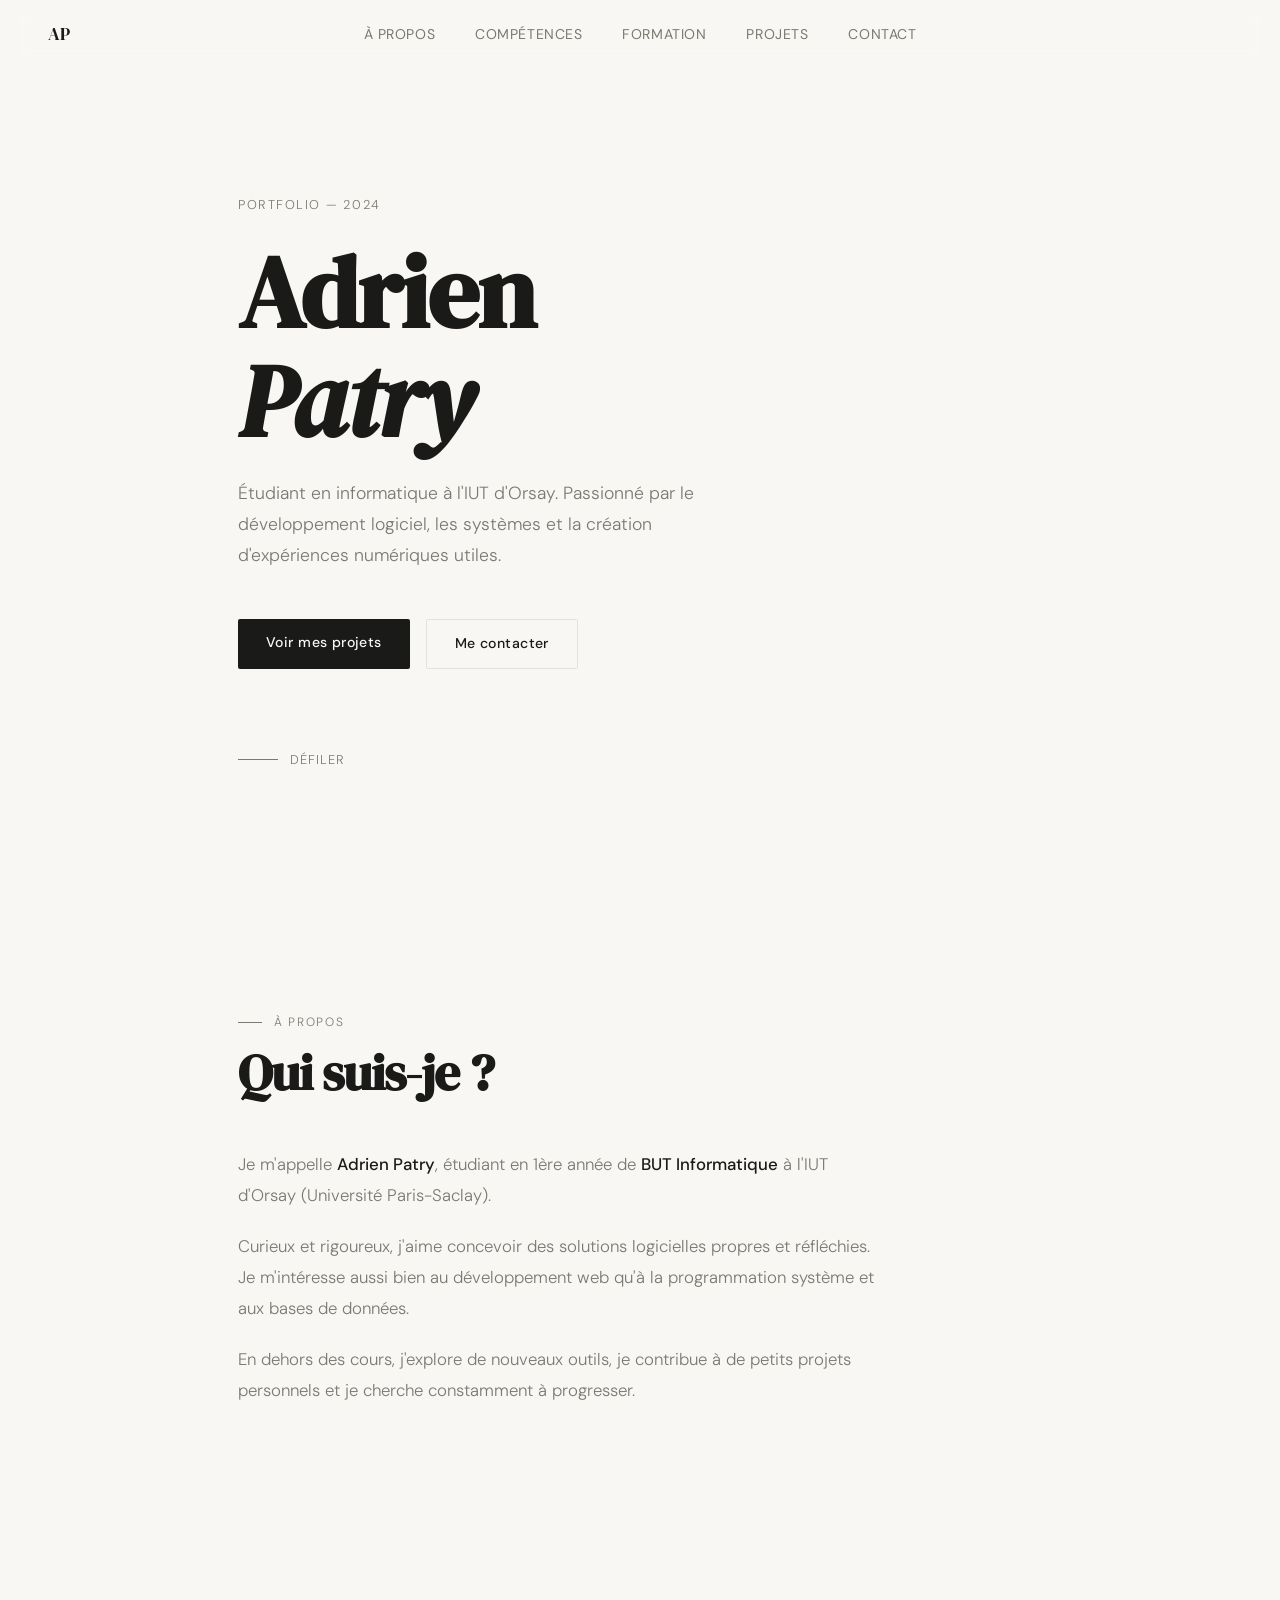
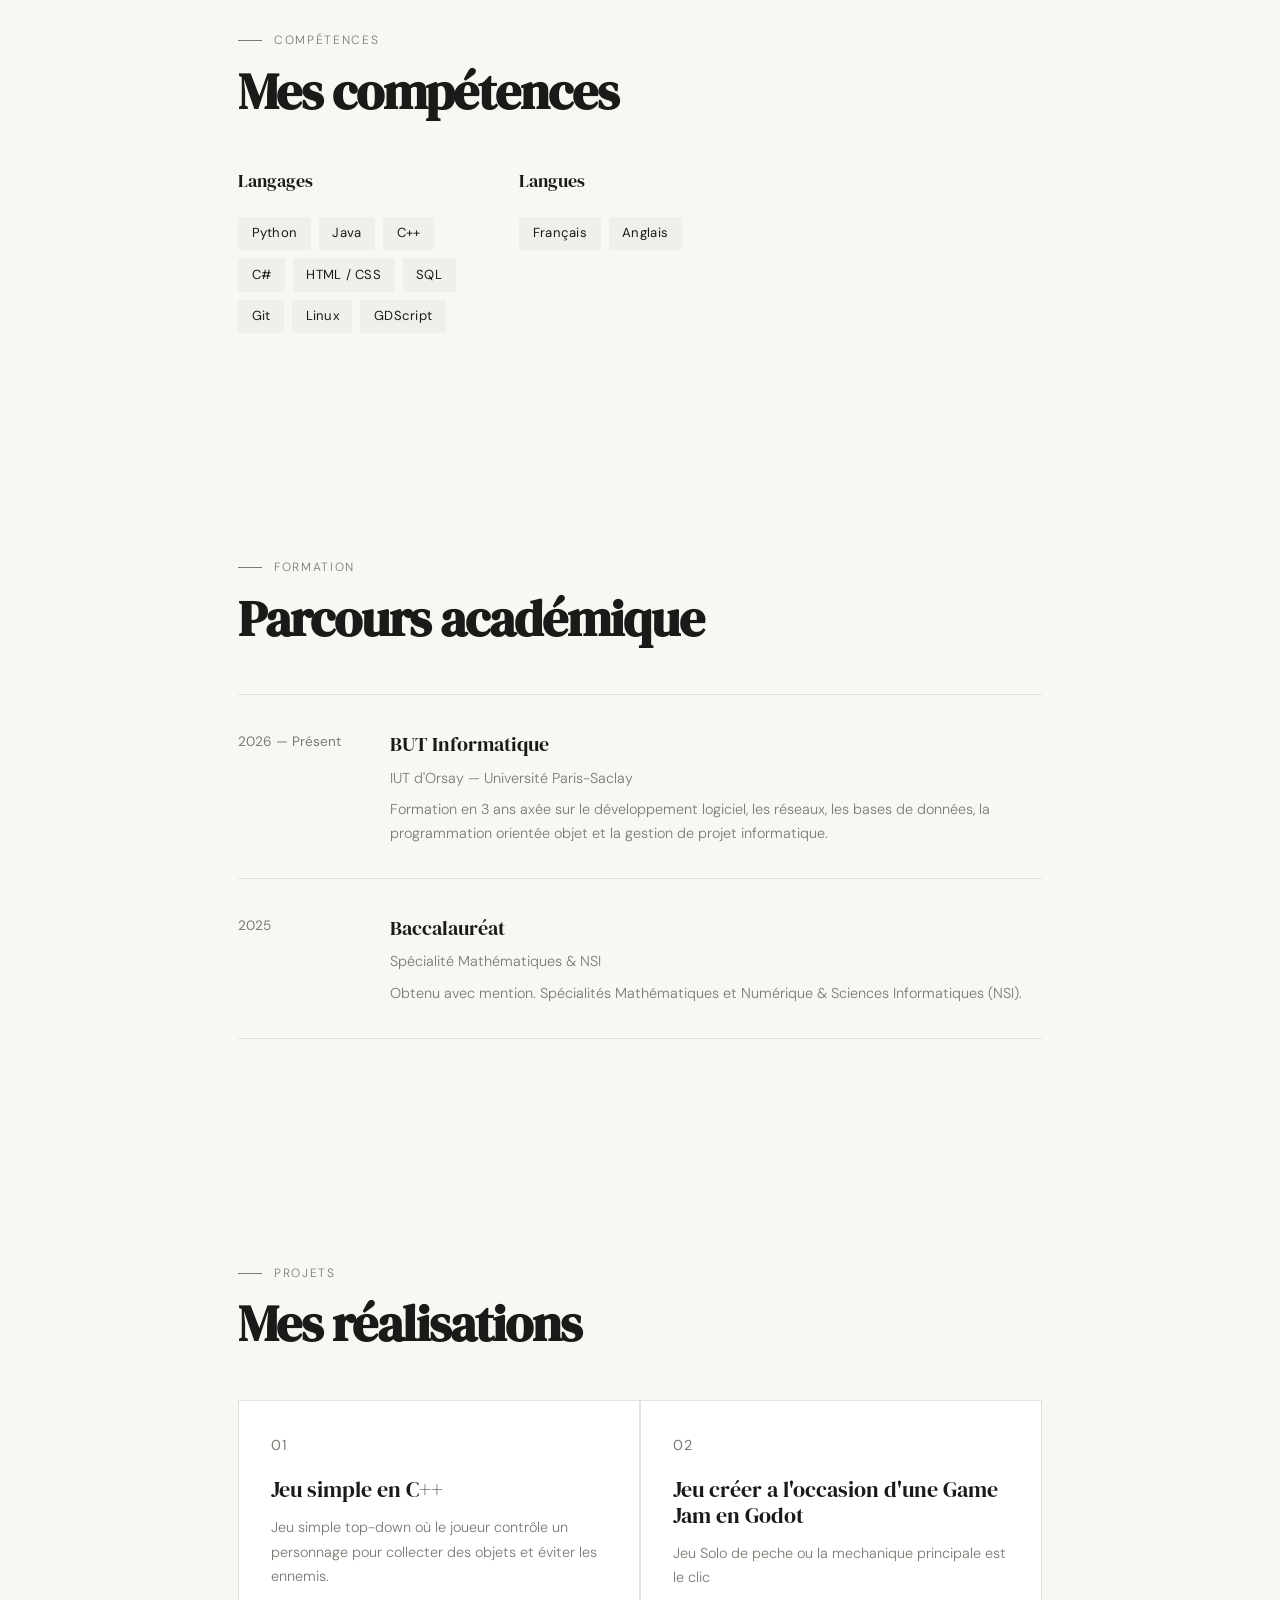
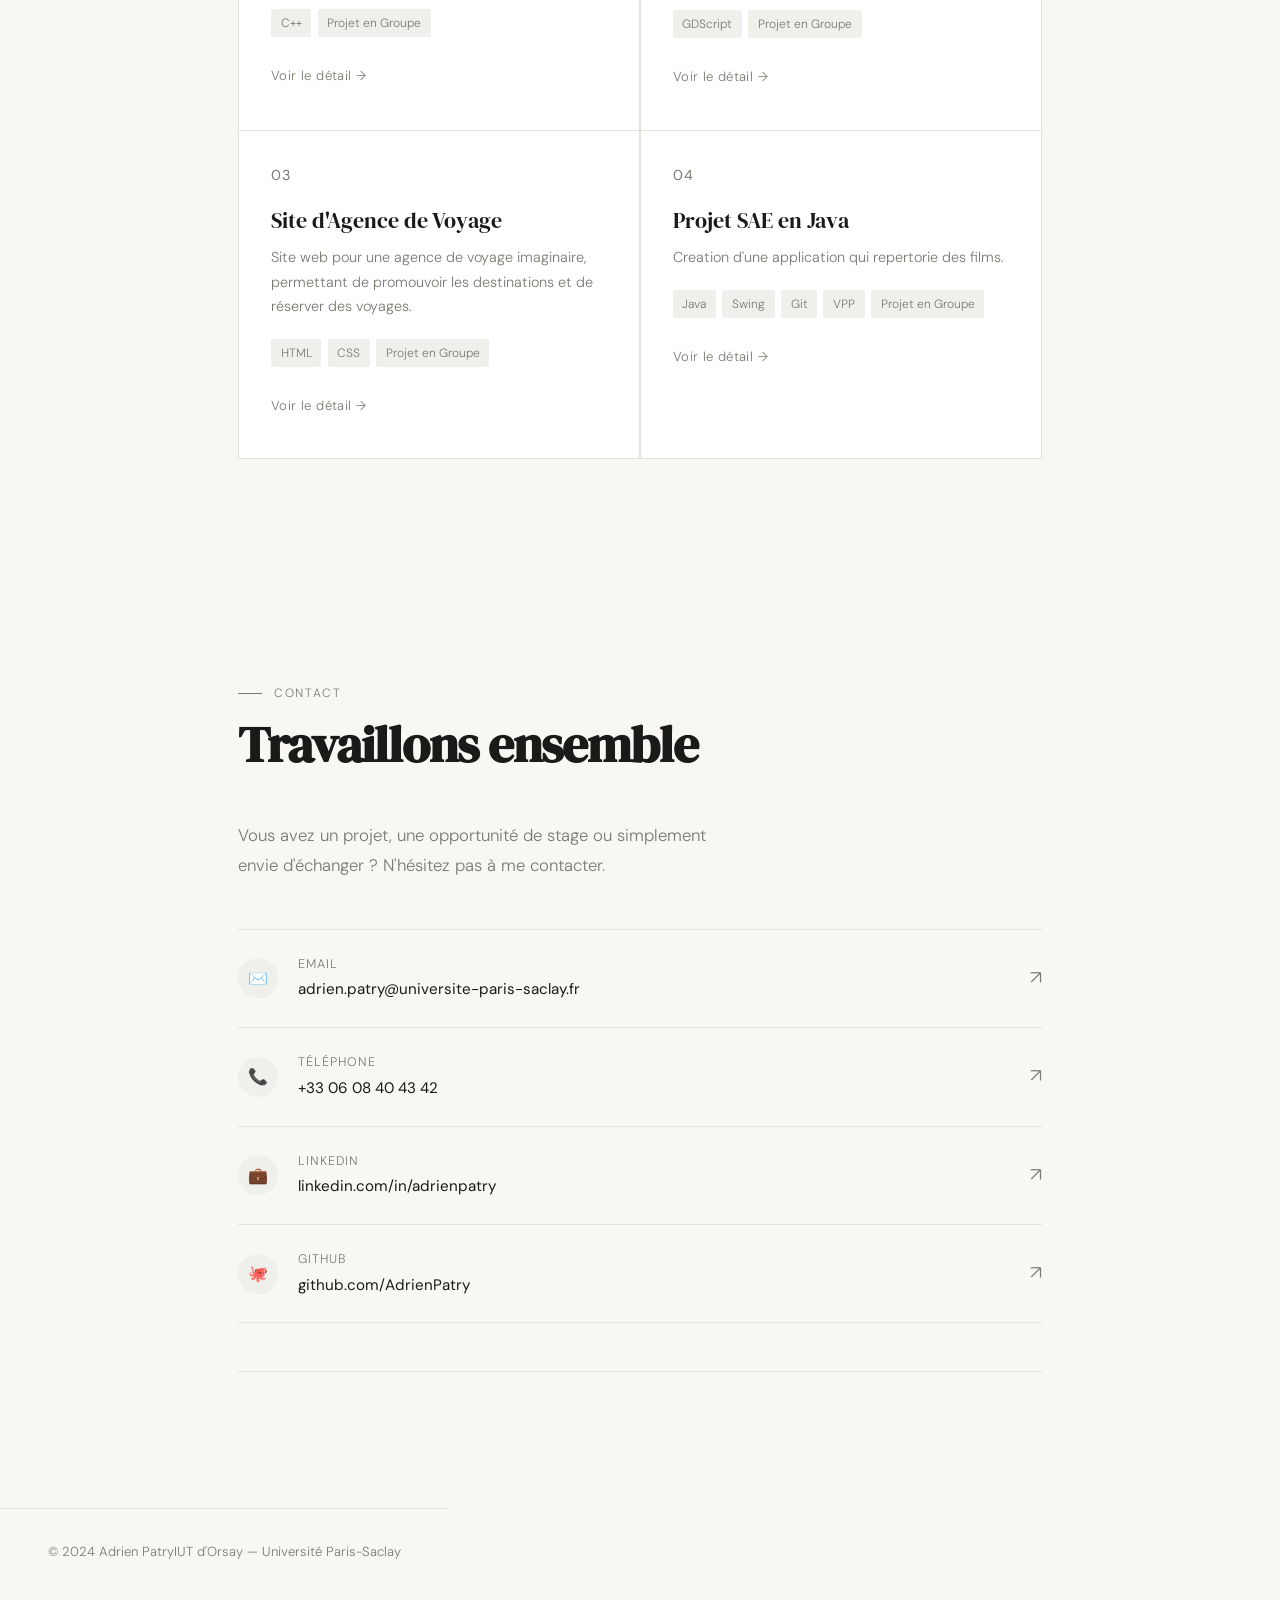
<file: index.html>
<!DOCTYPE html>
<html lang="fr">
<head>
  <meta charset="UTF-8">
  <meta name="viewport" content="width=device-width, initial-scale=1.0">
  <title>Adrien Patry — Portfolio</title>
  <link rel="preconnect" href="https://fonts.googleapis.com">
  <link href="https://fonts.googleapis.com/css2?family=DM+Serif+Display:ital@0;1&family=DM+Sans:wght@300;400;500&display=swap" rel="stylesheet">
  <link rel="stylesheet" href="css/style.css">
  <link rel="icon" type="image/svg+xml" href="favicon.svg">
</head>
<body>

  <!-- NAVIGATION -->
  <nav id="navbar">
    <a href="#hero" class="nav-logo">AP</a>
    <div class="nav-links">
      <a href="#about">À propos</a>
      <a href="#skills">Compétences</a>
      <a href="#formation">Formation</a>
      <a href="#projets">Projets</a>
      <a href="#contact">Contact</a>
    </div>
  </nav>

  <!-- HERO -->
  <section id="hero">
    <p class="hero-label">Portfolio — 2024</p>
    <h1 class="hero-title">Adrien<br><em>Patry</em></h1>
    <p class="hero-desc">Étudiant en informatique à l'IUT d'Orsay. Passionné par le développement logiciel, les systèmes et la création d'expériences numériques utiles.</p>
    <div class="hero-cta">
      <a href="#projets" class="btn btn-primary">Voir mes projets</a>
      <a href="#contact" class="btn btn-secondary">Me contacter</a>
    </div>
    <div class="hero-scroll">
      <span class="scroll-line"></span>
      Défiler
    </div>
  </section>

  <!-- À PROPOS -->
  <section id="about">
    <div class="reveal">
      <p class="section-label">À propos</p>
      <h2 class="section-title">Qui suis-je ?</h2>
    </div>
    <div class="about-text reveal reveal-delay-1">
      <p>Je m'appelle <strong>Adrien Patry</strong>, étudiant en 1ère année de <strong>BUT Informatique</strong> à l'IUT d'Orsay (Université Paris-Saclay).</p>
      <p>Curieux et rigoureux, j'aime concevoir des solutions logicielles propres et réfléchies. Je m'intéresse aussi bien au développement web qu'à la programmation système et aux bases de données.</p>
      <p>En dehors des cours, j'explore de nouveaux outils, je contribue à de petits projets personnels et je cherche constamment à progresser.</p>
    </div>
  </section>

  <!-- COMPÉTENCES -->
  <section id="skills">
    <div class="reveal">
      <p class="section-label">Compétences</p>
      <h2 class="section-title">Mes compétences</h2>
    </div>
    <div class="skills-grid">
      <div class="skills-category reveal reveal-delay-1">
        <h3>Langages</h3>
        <div class="skills-list">
          <span class="skill-tag">Python</span>
          <span class="skill-tag">Java</span>
          <span class="skill-tag">C++</span>
          <span class="skill-tag">C#</span>
          <span class="skill-tag">HTML / CSS</span>
          <span class="skill-tag">SQL</span>
          <span class="skill-tag">Git</span>
          <span class="skill-tag">Linux</span>
          <span class="skill-tag">GDScript</span>
        </div>
      </div>
      <div class="skills-category reveal reveal-delay-3">
        <h3>Langues</h3>
        <div class="skills-list">
          <span class="skill-tag">Français</span>
          <span class="skill-tag">Anglais</span>
        </div>
      </div>
    </div>
  </section>

  <!-- FORMATION -->
  <section id="formation">
    <div class="reveal">
      <p class="section-label">Formation</p>
      <h2 class="section-title">Parcours académique</h2>
    </div>
    <div class="formation-list">
      <div class="formation-item reveal reveal-delay-1">
        <div class="formation-year">2026 — Présent</div>
        <div class="formation-info">
          <h3>BUT Informatique</h3>
          <p class="school">IUT d'Orsay — Université Paris-Saclay</p>
          <p>Formation en 3 ans axée sur le développement logiciel, les réseaux, les bases de données, la programmation orientée objet et la gestion de projet informatique.</p>
        </div>
      </div>
      <div class="formation-item reveal reveal-delay-2">
        <div class="formation-year">2025</div>
        <div class="formation-info">
          <h3>Baccalauréat</h3>
          <p class="school">Spécialité Mathématiques & NSI</p>
          <p>Obtenu avec mention. Spécialités Mathématiques et Numérique & Sciences Informatiques (NSI).</p>
        </div>
      </div>
    </div>
  </section>

  <!-- PROJETS -->
  <section id="projets">
    <div class="reveal">
      <p class="section-label">Projets</p>
      <h2 class="section-title">Mes réalisations</h2>
    </div>
    <div class="projects-grid reveal">

      <div class="project-card" onclick="openModal('modal-01')">
        <p class="project-num">01</p>
        <h3>Jeu simple en C++</h3>
        <p>Jeu simple top-down où le joueur contrôle un personnage pour collecter des objets et éviter les ennemis.</p>
        <div class="project-tags">
          <span class="project-tag">C++</span>
          <span class="project-tag">Projet en Groupe</span>
        </div>
        <span class="project-cta">Voir le détail →</span>
      </div>

      <div class="project-card" onclick="openModal('modal-02')">
        <p class="project-num">02</p>
        <h3>Jeu créer a l'occasion d'une Game Jam en Godot</h3>
        <p>Jeu Solo de peche ou la mechanique principale est le clic</p>
        <div class="project-tags">
          <span class="project-tag">GDScript</span>
          <span class="project-tag">Projet en Groupe</span>
        </div>
        <span class="project-cta">Voir le détail →</span>
      </div>

      <div class="project-card" onclick="openModal('modal-03')">
        <p class="project-num">03</p>
        <h3>Site d'Agence de Voyage</h3>
        <p>Site web pour une agence de voyage imaginaire, permettant de promouvoir les destinations et de réserver des voyages.</p>
        <div class="project-tags">
          <span class="project-tag">HTML</span>
          <span class="project-tag">CSS</span>
          <span class="project-tag">Projet en Groupe</span>
        </div>
        <span class="project-cta">Voir le détail →</span>
      </div>

      <div class ="project-card" onclick = "openModal('modal-04')">
        <p class="project-num">04</p>
        <h3>Projet SAE en Java</h3>
        <p>Creation d'une application qui repertorie des films.</p>
        <div class="project-tags">
          <span class="project-tag">Java</span>
          <span class="project-tag">Swing</span>
          <span class="project-tag">Git</span>
          <span class="project-tag">VPP</span>
          <span class="project-tag">Projet en Groupe</span>
        </div>
        <span class="project-cta">Voir le détail →</span>
      </div>
    </div>
  </section>

  <!-- CONTACT -->
  <section id="contact">
    <div class="reveal">
      <p class="section-label">Contact</p>
      <h2 class="section-title">Travaillons ensemble</h2>
    </div>
    <p class="contact-intro reveal">Vous avez un projet, une opportunité de stage ou simplement envie d'échanger ? N'hésitez pas à me contacter.</p>
    <div class="contact-list">
      <a href="mailto:adrien.patry@universite-paris-saclay.fr" class="contact-item reveal reveal-delay-1">
        <div class="contact-item-left">
          <div class="contact-icon">✉️</div>
          <div>
            <p class="contact-label">Email</p>
            <p class="contact-value">adrien.patry@universite-paris-saclay.fr</p>
          </div>
        </div>
        <span class="contact-arrow">↗</span>
      </a>
      <a href="tel:+330608404342" class="contact-item reveal reveal-delay-2">
        <div class="contact-item-left">
          <div class="contact-icon">📞</div>
          <div>
            <p class="contact-label">Téléphone</p>
            <p class="contact-value">+33 06 08 40 43 42</p>
          </div>
        </div>
        <span class="contact-arrow">↗</span>
      </a>
      <a href="https://linkedin.com/in/adrien-patry-541b37384" target="_blank" class="contact-item reveal reveal-delay-3">
        <div class="contact-item-left">
          <div class="contact-icon">💼</div>
          <div>
            <p class="contact-label">LinkedIn</p>
            <p class="contact-value">linkedin.com/in/adrienpatry</p>
          </div>
        </div>
        <span class="contact-arrow">↗</span>
      </a>
      <a href="https://github.com/AdrienPatry" target="_blank" class="contact-item reveal reveal-delay-4">
        <div class="contact-item-left">
          <div class="contact-icon">🐙</div>
          <div>
            <p class="contact-label">GitHub</p>
            <p class="contact-value">github.com/AdrienPatry</p>
          </div>
        </div>
        <span class="contact-arrow">↗</span>
    </div>
  </section>

  <!-- FOOTER -->
  <footer>
    <span>© 2024 Adrien Patry</span>
    <span>IUT d'Orsay — Université Paris-Saclay</span>
  </footer>

  <!-- ==============================
       MODALES PROJETS
       ============================== -->

  <div class="modal-overlay" id="modal-01" onclick="closeModalOutside(event, 'modal-01')">
    <div class="modal">
      <button class="modal-close" onclick="closeModal('modal-01')">✕</button>
      <p class="modal-num">01</p>
      <h2 class="modal-title">Jeu simple en C++</h2>
      <div class="modal-tags">
        <span class="project-tag">C++</span>
        <span class="project-tag">Projet en Groupe</span>
      </div>
      <p class="modal-desc">Jeu simple top-down où le joueur contrôle un personnage pour collecter des objets et éviter les ennemis. Pour gagner, il faut que le joueur collecte l'ensemble des pièces sans se faire toucher.</p>
      <ul class="modal-features">
        <li>Contrôle du personnage avec les touches directionnelles</li>
        <li>Collecte d'objets et évitement des ennemis</li>
      </ul>
      <div class="modal-actions">
        <a href="https://github.com/AdrienPatry/ProjetCS1.git" target="_blank" class="btn btn-primary">Voir sur GitHub</a>
      </div>
    </div>
  </div>

  <div class="modal-overlay" id="modal-02" onclick="closeModalOutside(event, 'modal-02')">
    <div class="modal">
      <button class="modal-close" onclick="closeModal('modal-02')">✕</button>
      <p class="modal-num">02</p>
      <h2 class="modal-title">Jeu créer a l'occasion d'une Game Jam en Godot</h2>
      <div class="modal-tags">
        <span class="project-tag">GDScript</span>
        <span class="project-tag">Projet en Groupe</span>
      </div>
      <p class="modal-desc">Jeu solo de pêche où la mécanique principale est le clic. Vous pouvez pêcher et il faut cliquer au bon moment pour attraper les poissons qui ont plusieurs raretés allant de commun à legendaire. Vous pouvez également acheter de meilleur canne à pêche qui augmentent vos chances d'avoir de meilleurs poissons.</p>
      <ul class="modal-features">
        <li>Mécanique de pêche basée sur le clic</li>
        <li>Différents types de poissons avec des raretés variées</li>
        <li>Système de progression avec achat de cannes à pêche améliorées</li>
        <li>Systeme de Shop</li>
      </ul>
      <div class="modal-actions">
        <a href="" target="_blank" class="btn btn-primary">Voir sur GitHub</a>
      </div>
    </div>
  </div>

  <div class="modal-overlay" id="modal-03" onclick="closeModalOutside(event, 'modal-03')">
    <div class="modal">
      <button class="modal-close" onclick="closeModal('modal-03')">✕</button>
      <p class="modal-num">03</p>
      <h2 class="modal-title">Site d'Agence de Voyage</h2>
      <div class="modal-tags">
        <span class="project-tag">HTML</span>
        <span class="project-tag">CSS</span>
        <span class="project-tag">Projet en Groupe</span>
      </div>
      <p class="modal-desc">Site web pour une agence de voyage imaginaire, permettant de promouvoir les destinations et de réserver des voyages. Il a été réalisé dans le cadre d'un projet lors de mes études. Le site promonvoit une agence qui propose des voyages dans des pays normalement difficile d'accès.</p>
      <ul class="modal-features">
        <li>Design responsive</li>
        <li>Pages détaillées pour chaque destination</li>
        <li>Système de réservation intégré</li>
      </ul>
      <div class="modal-actions">
        <a href="" target="_blank" class="btn btn-primary">Voir sur GitHub</a>
      </div>
    </div>
  </div>

  <div class="modal-overlay" id="modal-04" onclick="closeModalOutside(event, 'modal-04')">
    <div class="modal">
      <button class="modal-close" onclick="closeModal('modal-04')">✕</button>
      <p class="modal-num">04</p>
      <h2 class="modal-title">Projet SAE en Java</h2>
      <div class="modal-tags">
        <span class="project-tag">Java</span>
        <span class="project-tag">Swing</span>
        <span class="project-tag">Git</span>
        <span class="project-tag">VPP</span>
        <span class="project-tag">Projet en Groupe</span>
      </div>
      <p class="modal-desc">Creation d'une application qui repertorie des films. L'application permet d'ajouter des films à une liste, de les supprimer et de les marquer comme vus ou non vus. L'application utilise une interface graphique réalisée avec Swing.</p>
      <ul class="modal-features">
        <li>Interface graphique avec Swing</li>
        <li>Gestion d'une liste de films avec ajout, suppression et marquage comme vu/non vu</li>
      </ul>
      <div class="modal-actions">
        <a href="https://git.iut-orsay.fr/tkiecke/s2-sae-dev-app-gh8" target="_blank" class="btn btn-primary">Voir sur GitLab</a>
      </div>
    </div>
  <script src="js/main.js"></script>
</body>
</html>
</file>
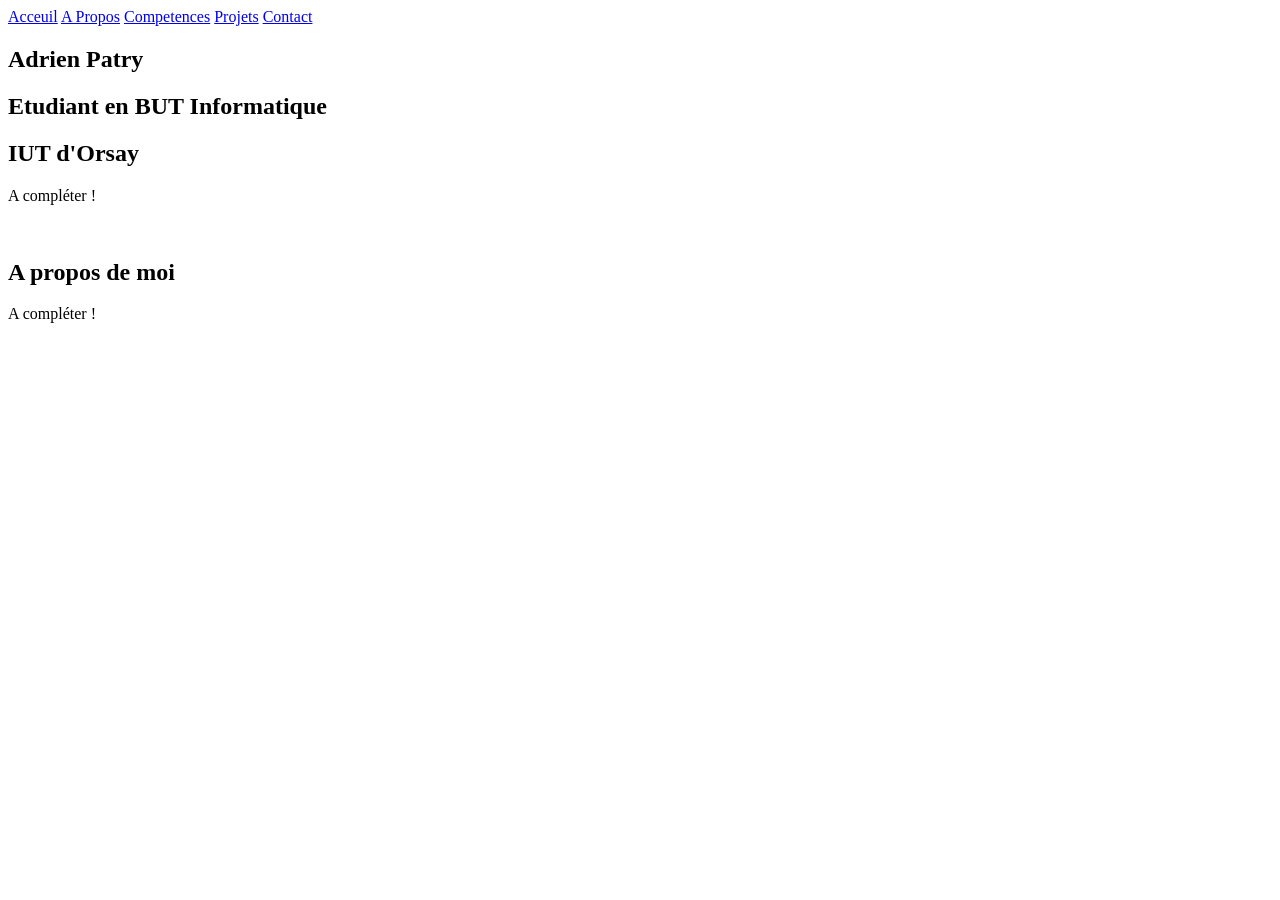
<file: Site/index.html>
<!DOCTYPE html>
<html lang="fr">
<head>
    <meta charset="UTF-8">
    <meta name="viewport" content="width=device-width, initial-scale=1.0">
    <title>Portfolio</title>
</head>
<header>
    <nav>
        <a href="#acceuil">Acceuil</a>
        <a href="#aPropos">A Propos</a>
        <a href="#competences">Competences</a>
        <a href="#projets">Projets</a>
        <a href="#contact">Contact</a>
    </nav>
</header>
<body>
    <section id="acceuil">
        <h1>Adrien Patry</h1>
        <h2>Etudiant en BUT Informatique</h2>
        <h2>IUT d'Orsay</h2>
        <p>A compléter !</p>
        <img href="photoProfil.png"/>
    </section> 
    <section id="aPropos">
        <h1> A propos de moi</h1>
        <p>A compléter !</p>
        <section id="formation">
            <img href=""/>
            <p></p>
        </section>
        <section id="expProfessionelle">
            <img href=""/>
            <p></p>
        </section>
    </section>  
    <section id="competences">
        
    </section>
    <section id="projets">

    </section>
    <section id="contact">

    </section>
</body>
</html>
</file>
<file: css/style.css>
/* ================================
   RESET & VARIABLES
   ================================ */
*, *::before, *::after {
  box-sizing: border-box;
  margin: 0;
  padding: 0;
}

:root {
  --bg: #F8F7F4;
  --surface: #FFFFFF;
  --text: #1A1A18;
  --muted: #7A7A72;
  --border: #E4E2DC;
  --tag-bg: #EFEFEB;
  --serif: 'DM Serif Display', Georgia, serif;
  --sans: 'DM Sans', sans-serif;
}

/* ================================
   BASE
   ================================ */
html { scroll-behavior: smooth; }

body {
  background: var(--bg);
  color: var(--text);
  font-family: var(--sans);
  font-weight: 300;
  line-height: 1.7;
  overflow-x: hidden;
}

/* ================================
   NAVIGATION
   ================================ */
nav {
  position: fixed;
  top: 0; left: 0; right: 0;
  z-index: 100;
  display: flex;
  justify-content: space-between;
  align-items: center;
  padding: 1.25rem 3rem;
  background: rgba(248, 247, 244, 0.88);
  backdrop-filter: blur(12px);
  border-bottom: 1px solid transparent;
  transition: border-color 0.3s;
}

nav.scrolled { border-color: var(--border); }

.nav-logo {
  font-family: var(--serif);
  font-size: 1.1rem;
  letter-spacing: 0.01em;
  text-decoration: none;
  color: var(--text);
  flex-shrink: 0;
}

.nav-links {
  position: absolute;
  left: 50%;
  transform: translateX(-50%);
  display: flex;
  gap: 2.5rem;
}

.nav-links a {
  text-decoration: none;
  color: var(--muted);
  font-size: 0.88rem;
  font-weight: 400;
  letter-spacing: 0.04em;
  text-transform: uppercase;
  transition: color 0.2s;
}

.nav-links a:hover { color: var(--text); }

/* ================================
   SECTIONS (base)
   ================================ */
section {
  padding: 7rem 3rem;
  max-width: 900px;
  margin: 0 auto;
}

.section-label {
  font-size: 0.75rem;
  letter-spacing: 0.14em;
  text-transform: uppercase;
  color: var(--muted);
  margin-bottom: 0.75rem;
  display: flex;
  align-items: center;
  gap: 0.75rem;
}

.section-label::before {
  content: '';
  display: inline-block;
  width: 24px; height: 1px;
  background: var(--muted);
}

.section-title {
  font-family: var(--serif);
  font-size: clamp(2rem, 5vw, 3.2rem);
  line-height: 1.1;
  letter-spacing: -0.02em;
  margin-bottom: 3rem;
}

/* ================================
   HERO
   ================================ */
#hero {
  min-height: 100vh;
  display: flex;
  flex-direction: column;
  justify-content: center;
  padding-top: 8rem;
  padding-bottom: 4rem;
  max-width: 900px;
  margin: 0 auto;
}

.hero-label {
  font-size: 0.8rem;
  letter-spacing: 0.12em;
  text-transform: uppercase;
  color: var(--muted);
  margin-bottom: 1.5rem;
  opacity: 0;
  animation: fadeUp 0.8s 0.2s forwards;
}

.hero-title {
  font-family: var(--serif);
  font-size: clamp(3.5rem, 8vw, 6.5rem);
  line-height: 1.05;
  letter-spacing: -0.02em;
  margin-bottom: 1.5rem;
  opacity: 0;
  animation: fadeUp 0.8s 0.4s forwards;
}

.hero-title em { font-style: italic; }

.hero-desc {
  font-size: 1.1rem;
  color: var(--muted);
  max-width: 520px;
  line-height: 1.75;
  font-weight: 300;
  opacity: 0;
  animation: fadeUp 0.8s 0.6s forwards;
}

.hero-cta {
  margin-top: 3rem;
  display: flex;
  gap: 1rem;
  flex-wrap: wrap;
  opacity: 0;
  animation: fadeUp 0.8s 0.8s forwards;
}

.btn {
  display: inline-block;
  padding: 0.75rem 1.75rem;
  text-decoration: none;
  font-size: 0.88rem;
  font-weight: 500;
  letter-spacing: 0.03em;
  border-radius: 2px;
  transition: all 0.2s;
  cursor: pointer;
  border: none;
  font-family: var(--sans);
}

.btn-primary { background: var(--text); color: var(--bg); }
.btn-primary:hover { background: #333330; }
.btn-secondary { border: 1px solid var(--border); color: var(--text); background: transparent; }
.btn-secondary:hover { border-color: var(--text); }

.hero-scroll {
  margin-top: 5rem;
  display: flex;
  align-items: center;
  gap: 0.75rem;
  color: var(--muted);
  font-size: 0.8rem;
  letter-spacing: 0.08em;
  text-transform: uppercase;
  opacity: 0;
  animation: fadeUp 0.8s 1s forwards;
}

.scroll-line {
  width: 40px; height: 1px;
  background: var(--muted);
  transform-origin: left;
  animation: lineGrow 1.2s 1.2s ease forwards;
  transform: scaleX(0);
}

/* ================================
   À PROPOS
   ================================ */
.about-text p {
  color: var(--muted);
  line-height: 1.85;
  margin-bottom: 1.25rem;
  font-size: 1.05rem;
  max-width: 640px;
}

.about-text p:last-child { margin-bottom: 0; }
.about-text strong { color: var(--text); font-weight: 500; }

/* ================================
   COMPÉTENCES
   ================================ */
.skills-grid {
  display: grid;
  grid-template-columns: repeat(3, 1fr);
  gap: 2.5rem;
}

.skills-category h3 {
  font-family: var(--serif);
  font-size: 1.1rem;
  font-weight: 400;
  margin-bottom: 1.25rem;
}

.skills-list {
  display: flex;
  flex-wrap: wrap;
  gap: 0.5rem;
}

.skill-tag {
  background: var(--tag-bg);
  padding: 0.35rem 0.85rem;
  border-radius: 2px;
  font-size: 0.82rem;
  font-weight: 400;
  color: var(--text);
  letter-spacing: 0.02em;
}

/* ================================
   FORMATION
   ================================ */
.formation-list { display: flex; flex-direction: column; }

.formation-item {
  display: grid;
  grid-template-columns: 120px 1fr;
  gap: 2rem;
  padding: 2rem 0;
  border-bottom: 1px solid var(--border);
}

.formation-item:first-child { border-top: 1px solid var(--border); }

.formation-year {
  font-size: 0.85rem;
  color: var(--muted);
  font-weight: 400;
  padding-top: 0.2rem;
}

.formation-info h3 {
  font-family: var(--serif);
  font-size: 1.25rem;
  font-weight: 400;
  margin-bottom: 0.35rem;
}

.formation-info .school {
  font-size: 0.9rem;
  color: var(--muted);
  margin-bottom: 0.5rem;
}

.formation-info p {
  font-size: 0.9rem;
  color: var(--muted);
  line-height: 1.65;
}

/* ================================
   PROJETS
   ================================ */
.projects-grid {
  display: grid;
  grid-template-columns: 1fr 1fr;
  gap: 1.5px;
  background: var(--border);
  border: 1.5px solid var(--border);
}

.project-card {
  background: var(--surface);
  padding: 2rem 2rem 2.5rem;
  transition: background 0.2s;
  position: relative;
  overflow: hidden;
  cursor: pointer;
}

.project-card::before {
  content: '';
  position: absolute;
  top: 0; left: 0; right: 0;
  height: 2px;
  background: var(--text);
  transform: scaleX(0);
  transform-origin: left;
  transition: transform 0.35s ease;
}

.project-card:hover::before { transform: scaleX(1); }
.project-card:hover { background: #FAFAF8; }

.project-num {
  font-size: 0.75rem;
  color: var(--muted);
  letter-spacing: 0.08em;
  margin-bottom: 1.25rem;
  font-weight: 400;
}

.project-card h3 {
  font-family: var(--serif);
  font-size: 1.35rem;
  font-weight: 400;
  line-height: 1.2;
  margin-bottom: 0.75rem;
}

.project-card p {
  font-size: 0.9rem;
  color: var(--muted);
  line-height: 1.7;
  margin-bottom: 1.25rem;
}

.project-tags {
  display: flex;
  flex-wrap: wrap;
  gap: 0.4rem;
  margin-bottom: 1.5rem;
}

.project-tag {
  font-size: 0.75rem;
  padding: 0.25rem 0.6rem;
  background: var(--tag-bg);
  border-radius: 2px;
  color: var(--muted);
}

.project-cta {
  font-size: 0.82rem;
  color: var(--muted);
  letter-spacing: 0.03em;
  transition: color 0.2s;
}

.project-card:hover .project-cta { color: var(--text); }

/* ================================
   MODALES
   ================================ */
.modal-overlay {
  display: none;
  position: fixed;
  inset: 0;
  z-index: 200;
  background: rgba(20, 20, 18, 0.55);
  backdrop-filter: blur(4px);
  align-items: center;
  justify-content: center;
  padding: 2rem;
}

.modal-overlay.open {
  display: flex;
  animation: fadeOverlay 0.25s ease;
}

.modal {
  background: var(--surface);
  border: 1px solid var(--border);
  border-radius: 4px;
  padding: 2.5rem;
  max-width: 580px;
  width: 100%;
  position: relative;
  animation: slideUp 0.3s ease;
  max-height: 90vh;
  overflow-y: auto;
}

.modal-close {
  position: absolute;
  top: 1.25rem; right: 1.25rem;
  background: none;
  border: none;
  font-size: 1rem;
  color: var(--muted);
  cursor: pointer;
  padding: 0.25rem 0.5rem;
  transition: color 0.2s;
  font-family: var(--sans);
}

.modal-close:hover { color: var(--text); }

.modal-num {
  font-size: 0.75rem;
  color: var(--muted);
  letter-spacing: 0.1em;
  margin-bottom: 0.75rem;
}

.modal-title {
  font-family: var(--serif);
  font-size: 1.75rem;
  font-weight: 400;
  line-height: 1.15;
  margin-bottom: 1rem;
}

.modal-tags {
  display: flex;
  flex-wrap: wrap;
  gap: 0.4rem;
  margin-bottom: 1.5rem;
}

.modal-desc {
  font-size: 0.95rem;
  color: var(--muted);
  line-height: 1.8;
  margin-bottom: 1.5rem;
}

.modal-features {
  list-style: none;
  margin-bottom: 2rem;
  display: flex;
  flex-direction: column;
  gap: 0.6rem;
}

.modal-features li {
  font-size: 0.9rem;
  color: var(--muted);
  padding-left: 1.25rem;
  position: relative;
}

.modal-features li::before {
  content: '—';
  position: absolute;
  left: 0;
  color: var(--border);
}

.modal-actions { display: flex; gap: 0.75rem; flex-wrap: wrap; }

/* ================================
   CONTACT
   ================================ */
.contact-intro {
  font-size: 1.05rem;
  color: var(--muted);
  max-width: 500px;
  line-height: 1.8;
  margin-bottom: 3rem;
}

.contact-list { display: flex; flex-direction: column; }

.contact-item {
  display: flex;
  align-items: center;
  justify-content: space-between;
  padding: 1.5rem 0;
  border-bottom: 1px solid var(--border);
  text-decoration: none;
  color: var(--text);
  transition: padding-left 0.25s ease;
}

.contact-item:first-child { border-top: 1px solid var(--border); }
.contact-item:hover { padding-left: 0.5rem; }

.contact-item-left {
  display: flex;
  align-items: center;
  gap: 1.25rem;
}

.contact-icon {
  width: 40px; height: 40px;
  border-radius: 50%;
  background: var(--tag-bg);
  display: flex;
  align-items: center;
  justify-content: center;
  font-size: 1rem;
  flex-shrink: 0;
}

.contact-label {
  font-size: 0.78rem;
  text-transform: uppercase;
  letter-spacing: 0.08em;
  color: var(--muted);
  margin-bottom: 0.15rem;
}

.contact-value { font-weight: 400; font-size: 0.95rem; }

.contact-arrow {
  color: var(--muted);
  font-size: 1.2rem;
  transition: transform 0.2s, color 0.2s;
}

.contact-item:hover .contact-arrow {
  transform: translateX(4px) translateY(-4px);
  color: var(--text);
}

/* ================================
   FOOTER
   ================================ */
footer {
  border-top: 1px solid var(--border);
  padding: 2rem 3rem;
  display: flex;
  justify-content: space-between;
  align-items: center;
  font-size: 0.82rem;
  color: var(--muted);
}

/* ================================
   ANIMATIONS
   ================================ */
@keyframes fadeUp {
  from { opacity: 0; transform: translateY(20px); }
  to   { opacity: 1; transform: translateY(0); }
}

@keyframes lineGrow {
  to { transform: scaleX(1); }
}

@keyframes fadeOverlay {
  from { opacity: 0; }
  to   { opacity: 1; }
}

@keyframes slideUp {
  from { opacity: 0; transform: translateY(20px); }
  to   { opacity: 1; transform: translateY(0); }
}

.reveal {
  opacity: 0;
  transform: translateY(24px);
  transition: opacity 0.7s ease, transform 0.7s ease;
}

.reveal.visible { opacity: 1; transform: translateY(0); }
.reveal-delay-1 { transition-delay: 0.1s; }
.reveal-delay-2 { transition-delay: 0.2s; }
.reveal-delay-3 { transition-delay: 0.3s; }

/* ================================
   RESPONSIVE
   ================================ */
@media (max-width: 700px) {
  nav { padding: 1rem 1.5rem; }
  .nav-links { gap: 1rem; font-size: 0.78rem; }
  section { padding: 5rem 1.5rem; }
  #hero { padding: 7rem 1.5rem 3rem; }
  .skills-grid { grid-template-columns: 1fr; gap: 2rem; }
  .projects-grid { grid-template-columns: 1fr; }
  .formation-item { grid-template-columns: 1fr; gap: 0.5rem; }
  footer { flex-direction: column; gap: 0.5rem; text-align: center; }
  .modal { padding: 1.75rem; }
}
</file>
